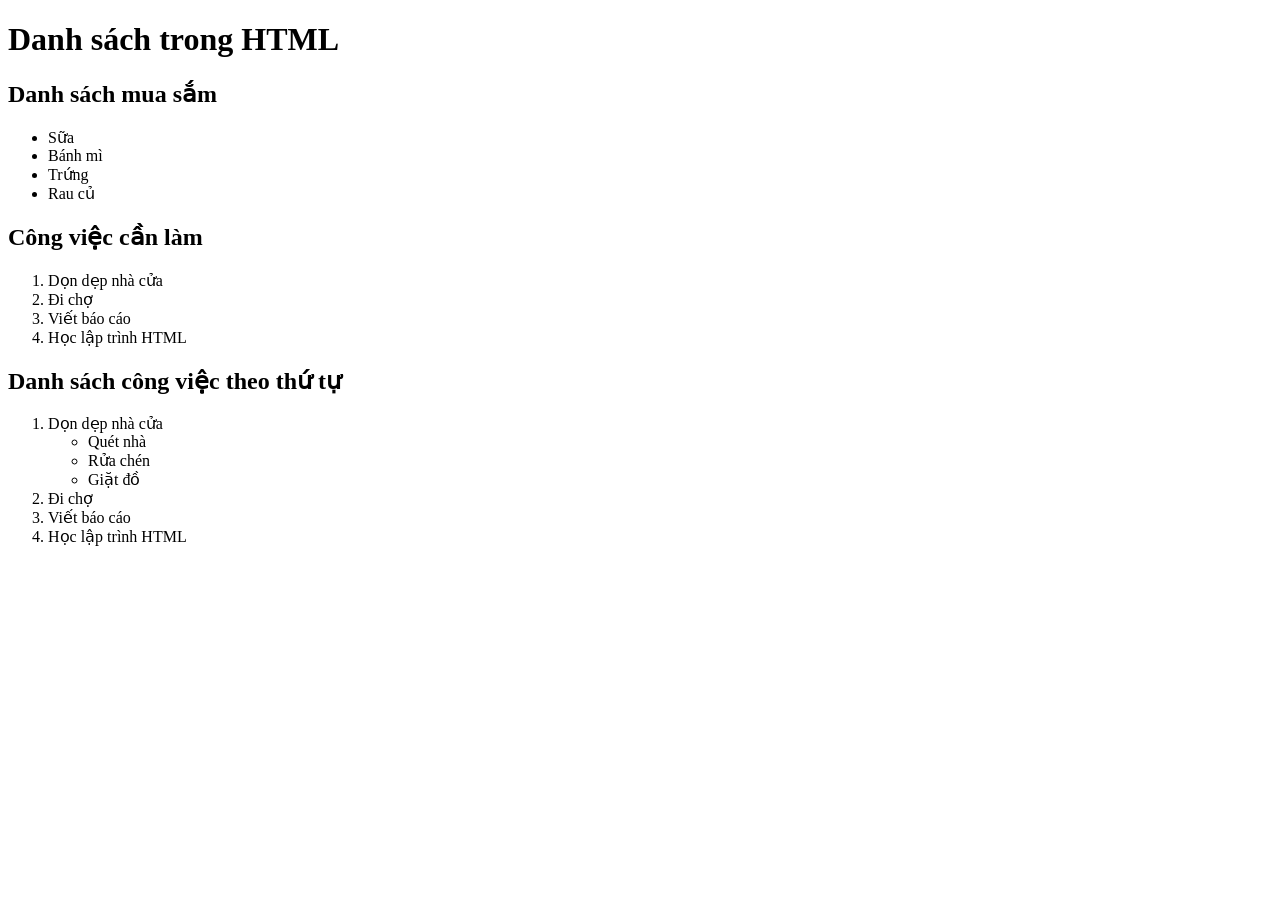
<file: bai2/index.html>
<!DOCTYPE html>
<html>
    <head>
        <meta charset="utf-8">
        <title>Danh sách trong HTML</title>
    </head>
    <body>
        <h1>Danh sách trong HTML</h1>

        <h2>Danh sách mua sắm</h2>
        <ul>
            <li>Sữa</li>
            <li>Bánh mì</li>
            <li>Trứng</li>
            <li>Rau củ</li>
        </ul>

        <h2>Công việc cần làm</h2>
        <ol>
            <li>Dọn dẹp nhà cửa</li>
            <li>Đi chợ</li>
            <li>Viết báo cáo</li>
            <li>Học lập trình HTML</li>
        </ol>

        <h2>Danh sách công việc theo thứ tự</h2>
        <ol>
            <li>Dọn dẹp nhà cửa
                <ul>
                    <li>Quét nhà</li>
                    <li>Rửa chén</li>
                    <li>Giặt đồ</li>
                </ul>
            </li>
            <li>Đi chợ</li>
            <li>Viết báo cáo</li>
            <li>Học lập trình HTML</li>
        </ol>
    </body>
</html>
</file>
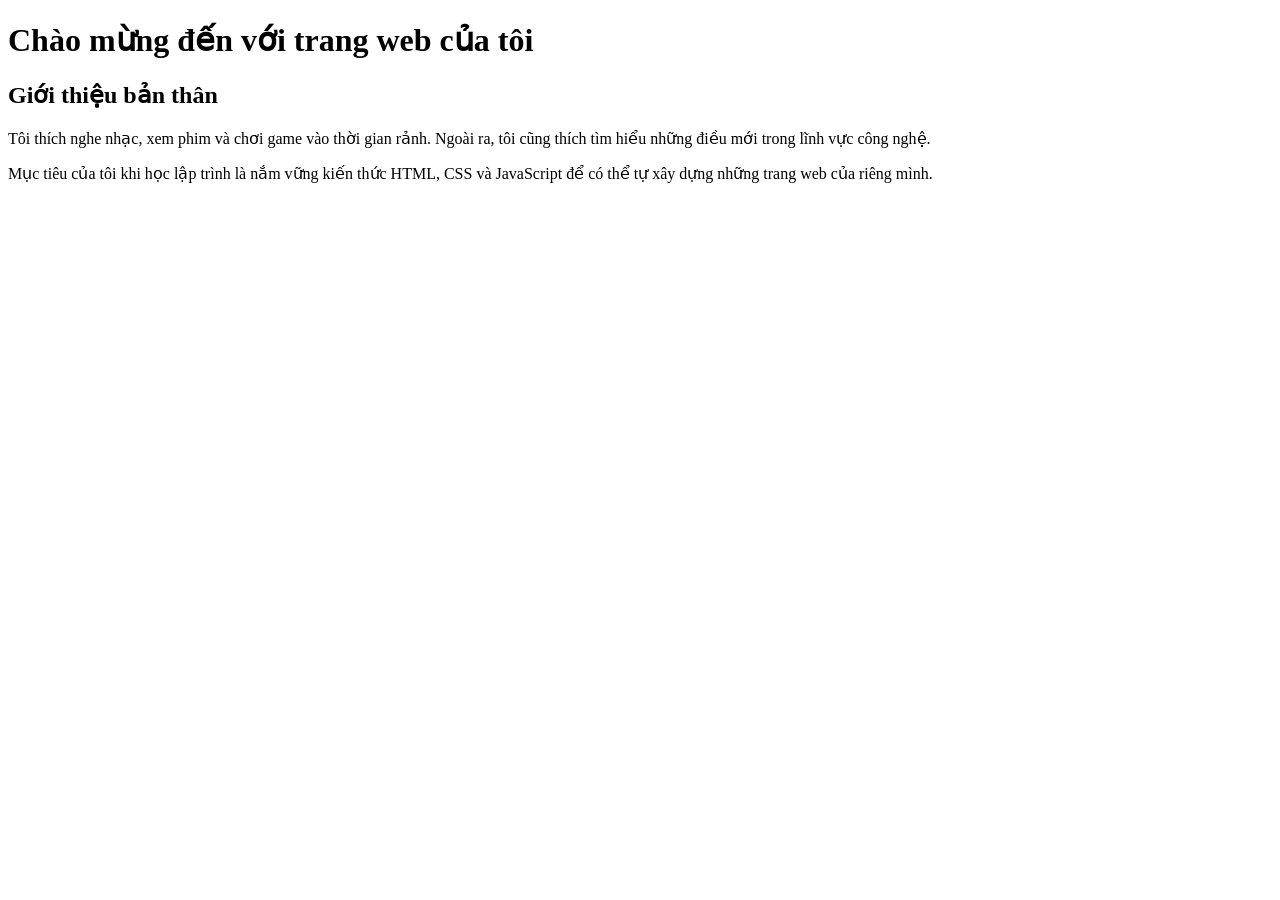
<file: bai3/index.html>
<!DOCTYPE html>
<html>
<head>
    <meta charset="utf-8">
    <title>Giới thiệu bản thân</title>
</head>

<body>
    <h1>Chào mừng đến với trang web của tôi</h1>

    <h2>Giới thiệu bản thân</h2>

    <p>
        Tôi thích nghe nhạc, xem phim và chơi game vào thời gian rảnh.
        Ngoài ra, tôi cũng thích tìm hiểu những điều mới trong lĩnh vực công nghệ.
    </p>

    <p>
        Mục tiêu của tôi khi học lập trình là nắm vững kiến thức HTML,
        CSS và JavaScript để có thể tự xây dựng những trang web của riêng mình.
    </p>
</body>
</html>
</file>
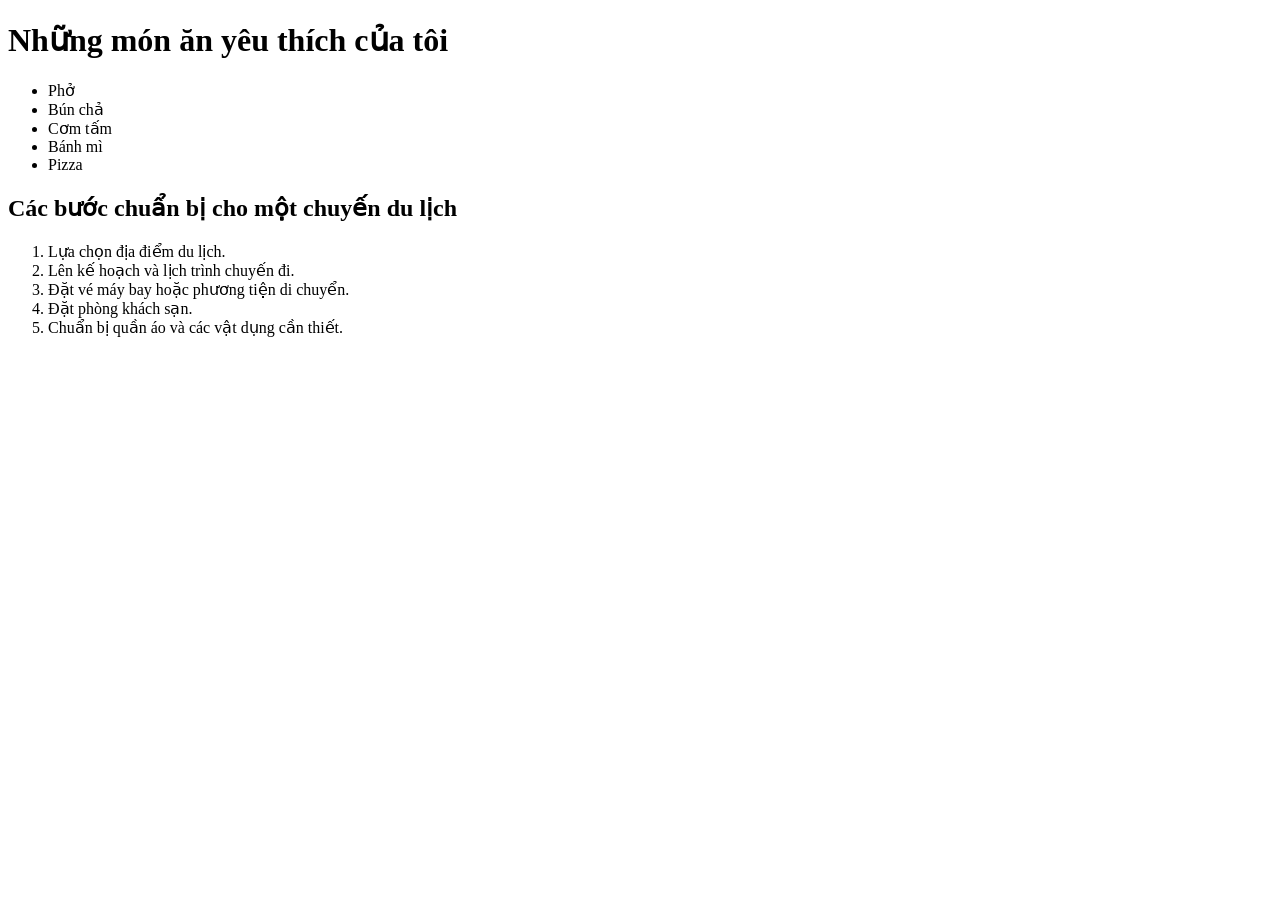
<file: bai4/index.html>
<!DOCTYPE html>
<html>
<head>
    <meta charset="utf-8">
    <title>Những món ăn yêu thích của tôi</title>
</head>

<body>
    <h1>Những món ăn yêu thích của tôi</h1>

    <ul>
        <li>Phở</li>
        <li>Bún chả</li>
        <li>Cơm tấm</li>
        <li>Bánh mì</li>
        <li>Pizza</li>
    </ul>

    <h2>Các bước chuẩn bị cho một chuyến du lịch</h2>

    <ol>
        <li>Lựa chọn địa điểm du lịch.</li>
        <li>Lên kế hoạch và lịch trình chuyến đi.</li>
        <li>Đặt vé máy bay hoặc phương tiện di chuyển.</li>
        <li>Đặt phòng khách sạn.</li>
        <li>Chuẩn bị quần áo và các vật dụng cần thiết.</li>
    </ol>
</body>
</html>
</file>
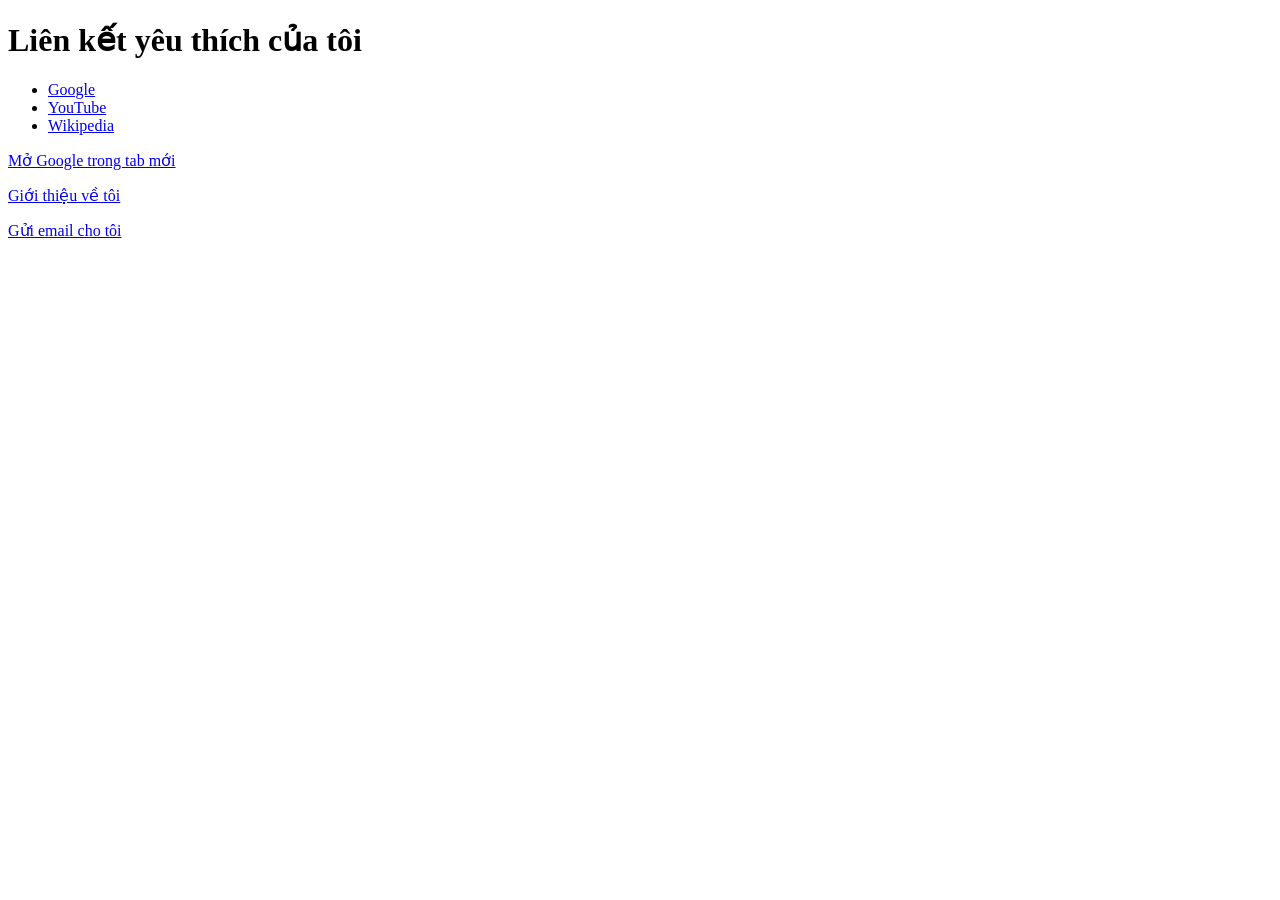
<file: bai5/index.html>
<!DOCTYPE html>
<html>
<head>
    <meta charset="utf-8">
    <title>Liên kết yêu thích của tôi</title>
</head>

<body>
    <h1>Liên kết yêu thích của tôi</h1>

    <ul>
        <li><a href="https://www.google.com">Google</a></li>
        <li><a href="https://www.youtube.com">YouTube</a></li>
        <li><a href="https://www.wikipedia.org">Wikipedia</a></li>
    </ul>

    <p>
        <a href="https://www.google.com" target="_blank">
            Mở Google trong tab mới
        </a>
    </p>

    <p>
        <a href="about.html">Giới thiệu về tôi</a>
    </p>

    <p>
        <a href="dtc245200308@ictu.edu.vn">Gửi email cho tôi</a>
    </p>
</body>
</html>
</file>
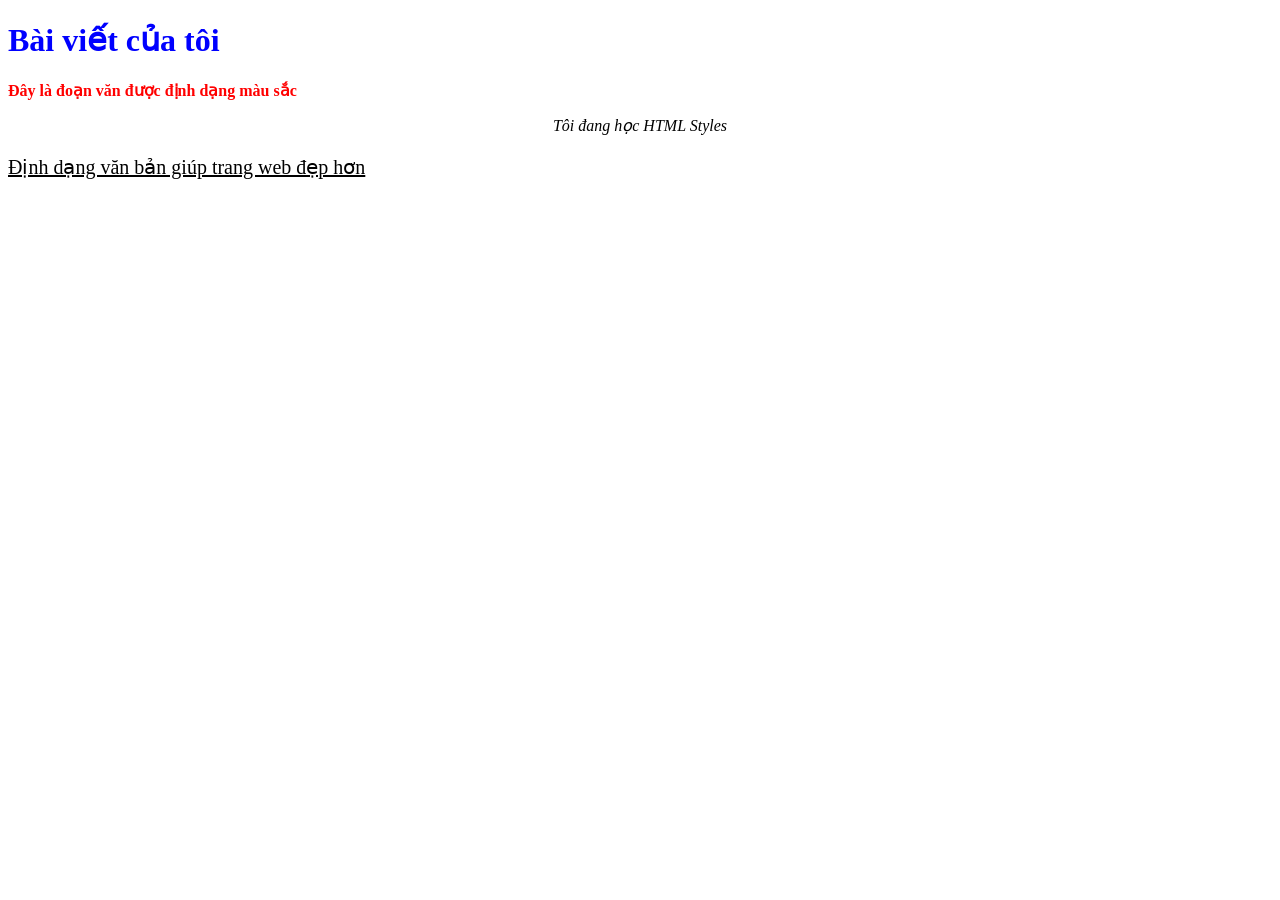
<file: bai6/index.html>
<!DOCTYPE html>
<html>
<head>
    <meta charset="utf-8">
    <title>Định dạng văn bản với HTML Styles</title>
</head>

<body>
    <h1 style="color: blue;">Bài viết của tôi</h1>

    <p style="color: red; font-weight: bold;">
        Đây là đoạn văn được định dạng màu sắc
    </p>

    <p style="font-style: italic; text-align: center;">
        Tôi đang học HTML Styles
    </p>

    <p style="font-size: 20px; text-decoration: underline;">
        Định dạng văn bản giúp trang web đẹp hơn
    </p>
</body>
</html>
</file>
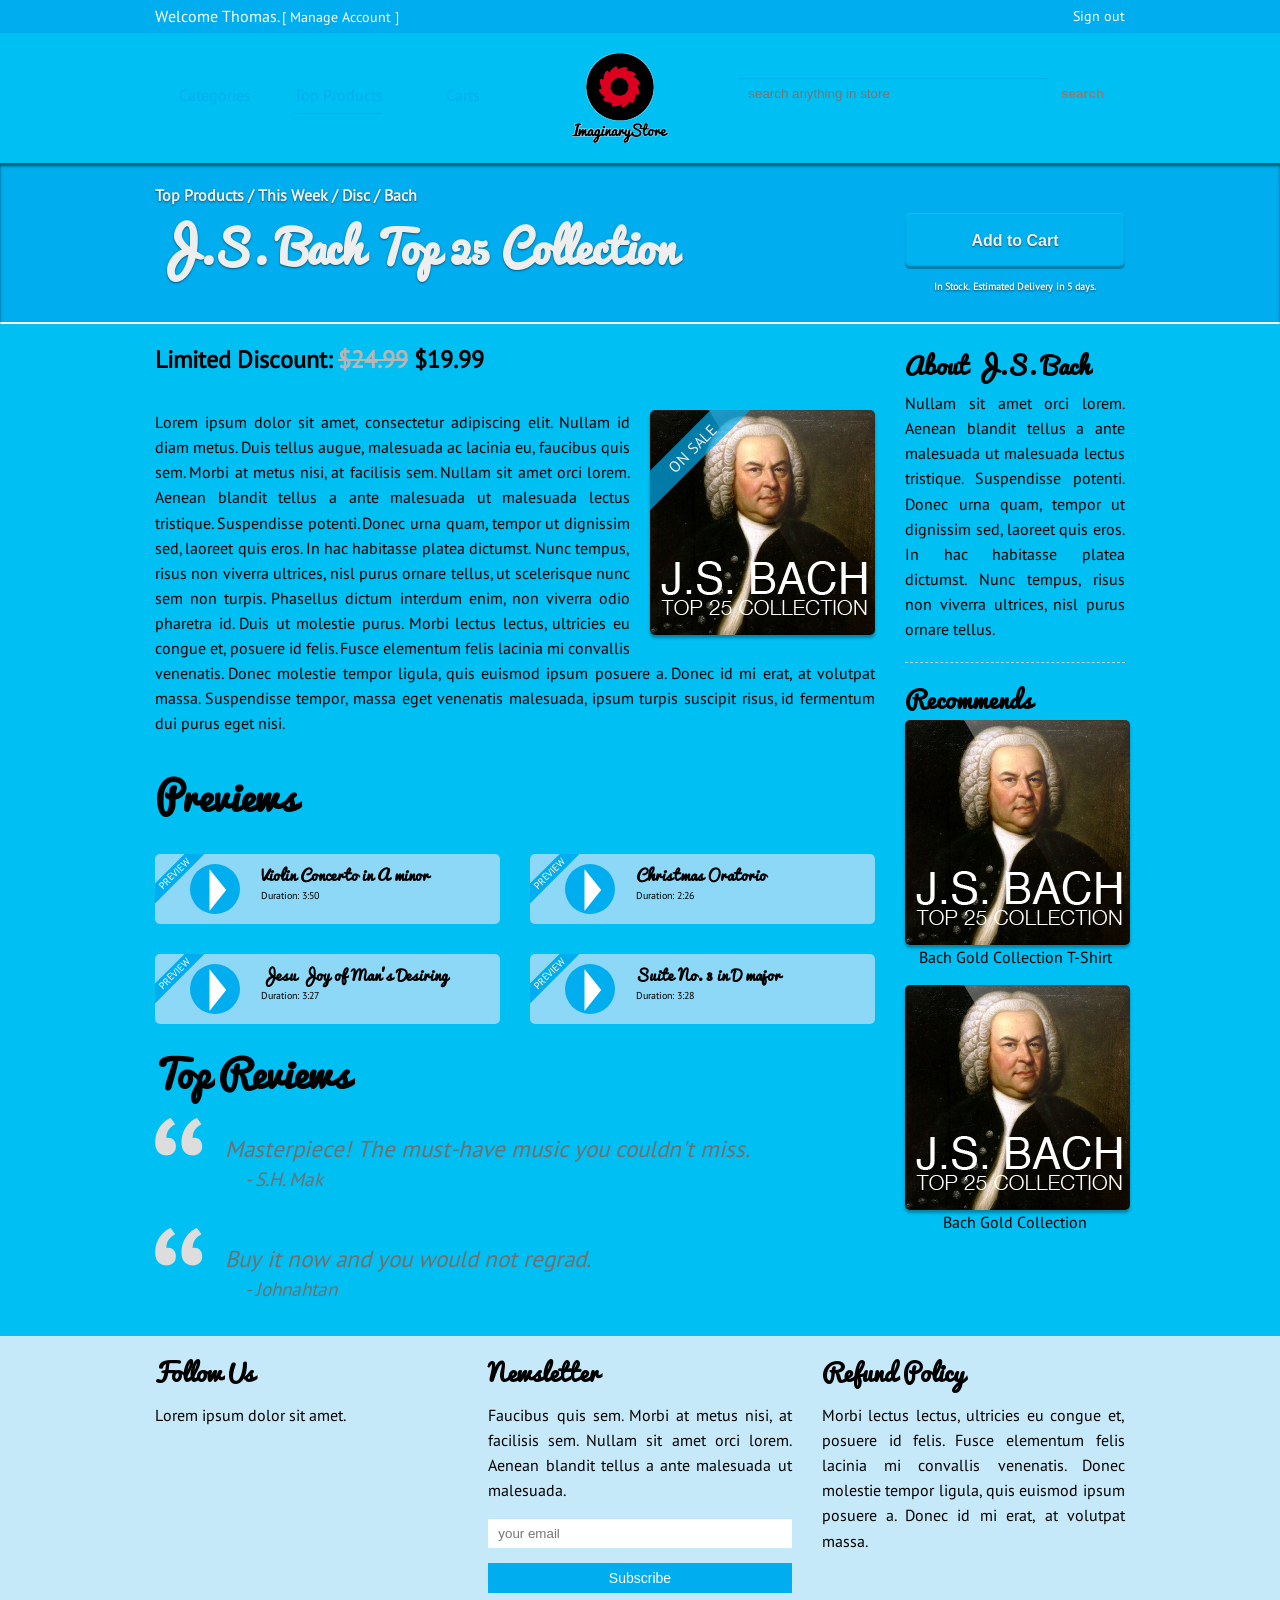
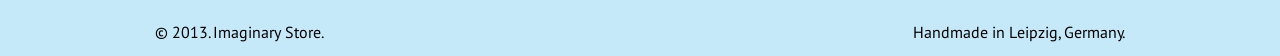
<file: bai8/index.html>
<!doctype html>
<html>
<head>
<meta charset="utf-8">
<meta name="viewport" content="width=device-width, initial-scale=1" />
<title>Imaginary Store</title>
<link href="style.css" rel="stylesheet" type="text/css" />
</head>

<body>
<header id="top">
	<div class="fix-size">
    	<p class="c9 left">
        	Welcome Thomas. <a href="">[ Manage Account ]</a>
        </p>
        <p class="c3 left">
        	<a href="#main-nav" class="hide"><img src="images/nav-btn.png" alt="button" /></a>
            <a href="" class="right">Sign out</a>
        </p>
    </div>
    <div class="clear"></div>
</header><!-- header -->

<nav>
	<div class="fix-size">
    	<ul class="c5 left show">
        	<li><a href="">Categories</a></li>
            <li><a href="">Top Products</a></li>
            <li><a href="">Carts</a></li>
        </ul>
        <a href="" class="c2 left c">
        	<img src="images/logo.png" alt="logo" />
        </a>
        <form action="#" class="c5 left show">
        	<input type="search" placeholder="search anything in store" required />
            <input type="submit" value="search" />
        </form>
    </div>
    <div class="clear"></div>
</nav><!-- nav -->

<section id="banner">
	<div class="fix-size">
    	<section class="c9 left c">
        	<p>Top Products / This Week / Disc / Bach</p>
            <h1>J.S. Bach Top 25 Collection</h1>
        </section>
        <aside class="c3 left c">
        	<button>Add to Cart</button>
            <p>In Stock. Estimated Delivery in 5 days.</p>
        </aside>
    </div>
    <div class="clear"></div>
</section><!-- banner -->

<section id="main">
	<div class="fix-size">
    	<section class="c9 left c">
        	<h3>Limited Discount: <del>$24.99</del> $19.99</h3>            
            <div class="trans right">
                <div class="cover">
                    <div class="face">
                        <p class="on-sale">ON SALE</p>
                    </div>
                    <div class="face back">
                        <b>J.S. Bach - Top 25 Collection</b>
                        <ol>
                            <li>Violin Concerto in A minor</li>
                            <li>Christmas Oratorio</li>
                            <li>Jesu Joy of Man's Desiring</li>
                            <li>Suite No. 3 in D major</li>
                            <!-- text -->
                        </ol>
                    </div>
                </div>
            </div><!-- trans -->
            
            <p>
            	Lorem ipsum dolor sit amet, consectetur adipiscing elit. Nullam id diam metus. Duis tellus augue, malesuada ac lacinia eu, faucibus quis sem. Morbi at metus nisi, at facilisis sem. Nullam sit amet orci lorem. Aenean blandit tellus a ante malesuada ut malesuada lectus tristique. Suspendisse potenti. Donec urna quam, tempor ut dignissim sed, laoreet quis eros. In hac habitasse platea dictumst. Nunc tempus, risus non viverra ultrices, nisl purus ornare tellus, ut scelerisque nunc sem non turpis. Phasellus dictum interdum enim, non viverra odio pharetra id. Duis ut molestie purus. Morbi lectus lectus, ultricies eu congue et, posuere id felis. Fusce elementum felis lacinia mi convallis venenatis. Donec molestie tempor ligula, quis euismod ipsum posuere a. Donec id mi erat, at volutpat massa. Suspendisse tempor, massa eget venenatis malesuada, ipsum turpis suscipit risus, id fermentum dui purus eget nisi.<!-- text -->
            </p>
            
            <h2>Previews</h2>
            <ul class="preview">
            	<li class="left"><a href="">
                	<div class="c3 left">
                    	<p class="title">PREVIEW</p>
                        <div class="circle"><div class="triangle">&#9658;</div></div>
                    </div>
                    <div class="c9 left">
                    	<b>Violin Concerto in A minor</b><!-- text -->
                        <small>Duration: 3:50</small>
                    </div>
                    <div class="clear"></div>
                </a></li><!-- element -->
                
                <li class="right"><a href="">
                	<div class="c3 left">
                    	<p class="title">PREVIEW</p>
                        <div class="circle"><div class="triangle">&#9658;</div></div>
                    </div>
                    <div class="c9 left">
                    	<b>Christmas Oratorio</b><!-- text -->
                        <small>Duration: 2:26</small>
                    </div>
                    <div class="clear"></div>
                </a></li><!-- element -->
                <li class="clear"></li>
                
                <li class="left"><a href="">
                	<div class="c3 left">
                    	<p class="title">PREVIEW</p>
                        <div class="circle"><div class="triangle">&#9658;</div></div>
                    </div>
                    <div class="c9 left">
                    	<b>Jesu Joy of Man's Desiring</b><!-- text -->
                        <small>Duration: 3:27</small>
                    </div>
                    <div class="clear"></div>
                </a></li><!-- element -->
                
                <li class="right"><a href="">
                	<div class="c3 left">
                    	<p class="title">PREVIEW</p>
                        <div class="circle"><div class="triangle">&#9658;</div></div>
                    </div>
                    <div class="c9 left">
                    	<b>Suite No. 3 in D major</b><!-- text -->
                        <small>Duration: 3:28</small>
                    </div>
                    <div class="clear"></div>
                </a></li><!-- element -->
            </ul>
            <div class="clear"></div>
            
            <h2>Top Reviews</h2>
            <blockquote>
            	<div class="quote">&ldquo;</div>
                <p>
                	Masterpiece! The must-have music you couldn't miss.<small>- S.H. Mak</small>
                </p>
            </blockquote>
            
            <blockquote>
            	<div class="quote">&ldquo;</div>
                <p>
                	Buy it now and you would not regrad. <small>- Johnahtan</small>
                </p>
            </blockquote>
        </section>
        <aside class="c3 left c">
        	<h3>About J.S. Bach</h3>
            <p class="about">
            	Nullam sit amet orci lorem. Aenean blandit tellus a ante malesuada ut malesuada lectus tristique. Suspendisse potenti. Donec urna quam, tempor ut dignissim sed, laoreet quis eros. In hac habitasse platea dictumst. Nunc tempus, risus non viverra ultrices, nisl purus ornare tellus.
            </p>
            
            <h3>Recommends</h3>
            <div class="aside-cover">
            	<div class="trans">
                	<div class="cover">
                    	<div class="face">
                        </div>
                        <div class="face back">
                        	<b>J.S. Bach - Top 25 Collection</b>
                            <ol>
                            	<li>Violin Concerto in A minor</li>
                                <li>Christmas Oratorio</li>
                                <li>Jesu Joy of Man's Desiring</li>
                                <li>Suite No. 3 in D major</li>
                            	<!-- text -->
                            </ol>
                            <button>Go to Album</button>
                        </div>
                    </div>
                </div><!-- trans -->
            	<p>Bach Gold Collection T-Shirt</p>
            </div><!-- aside cover -->
            
            <div class="aside-cover">
            	<div class="trans">
                	<div class="cover">
                    	<div class="face">
                        </div>
                        <div class="face back">
                        	<b>J.S. Bach - Top 25 Collection</b>
                            <ol>
                            	<li>Violin Concerto in A minor</li>
                                <li>Christmas Oratorio</li>
                                <li>Jesu Joy of Man's Desiring</li>
                                <li>Suite No. 3 in D major</li>
                            	<!-- text -->
                            </ol>
                            <button>Go to Album</button>
                        </div>
                    </div>
                </div><!-- trans -->
                <p>Bach Gold Collection</p>
            </div><!-- aside cover -->
        </aside>
    </div>
    <div class="clear"></div>
    
    <nav id="main-nav" class="c12 c hide">
    	<ul>
        	<li><a href="#top"><span class="arrow"></span>Back to Top</a></li>
            <li><a href="">Categories</a></li>
            <li><a href="">Top Products</a></li>
            <li><a href="">Carts</a></li>
            <li><a href="">Your Account</a></li>
        </ul>
        <form action="#">
        	<input type="search" placeholder="search in store" required />
            <input type="submit" value="go" />
        </form>
    </nav><!-- main nav -->
    <div class="clear"></div>
</section><!-- main -->

<section id="info">
	<div class="fix-size">
    	<div class="c4 left c">
        	<h3>Follow Us</h3>
            <p>
            	Lorem ipsum dolor sit amet.
            </p>
        </div>
        <div class="c4 left c">
        	<h3>Newsletter</h3>
            <p>
            	Faucibus quis sem. Morbi at metus nisi, at facilisis sem. Nullam sit amet orci lorem. Aenean blandit tellus a ante malesuada ut malesuada.
            </p>
            <form action="#">
            	<input type="email" placeholder="your email" required />
                <input type="submit" value="Subscribe" />
            </form>
        </div>
        <div class="c4 left c">
        	<h3>Refund Policy</h3>
        	<p>
            	Morbi lectus lectus, ultricies eu congue et, posuere id felis. Fusce elementum felis lacinia mi convallis venenatis. Donec molestie tempor ligula, quis euismod ipsum posuere a. Donec id mi erat, at volutpat massa.
            </p>
        </div>
    </div>
    <div class="clear"></div>
</section><!-- info -->

<footer>
	<div class="fix-size">
    	<div class="c12 c">
        	<span>&copy; 2013. Imaginary Store.</span>
            <span class="right">Handmade in Leipzig, Germany.</span>
        </div>
    </div>
    <div class="clear"></div>
</footer><!-- footer -->
</body>
</html>
</file>
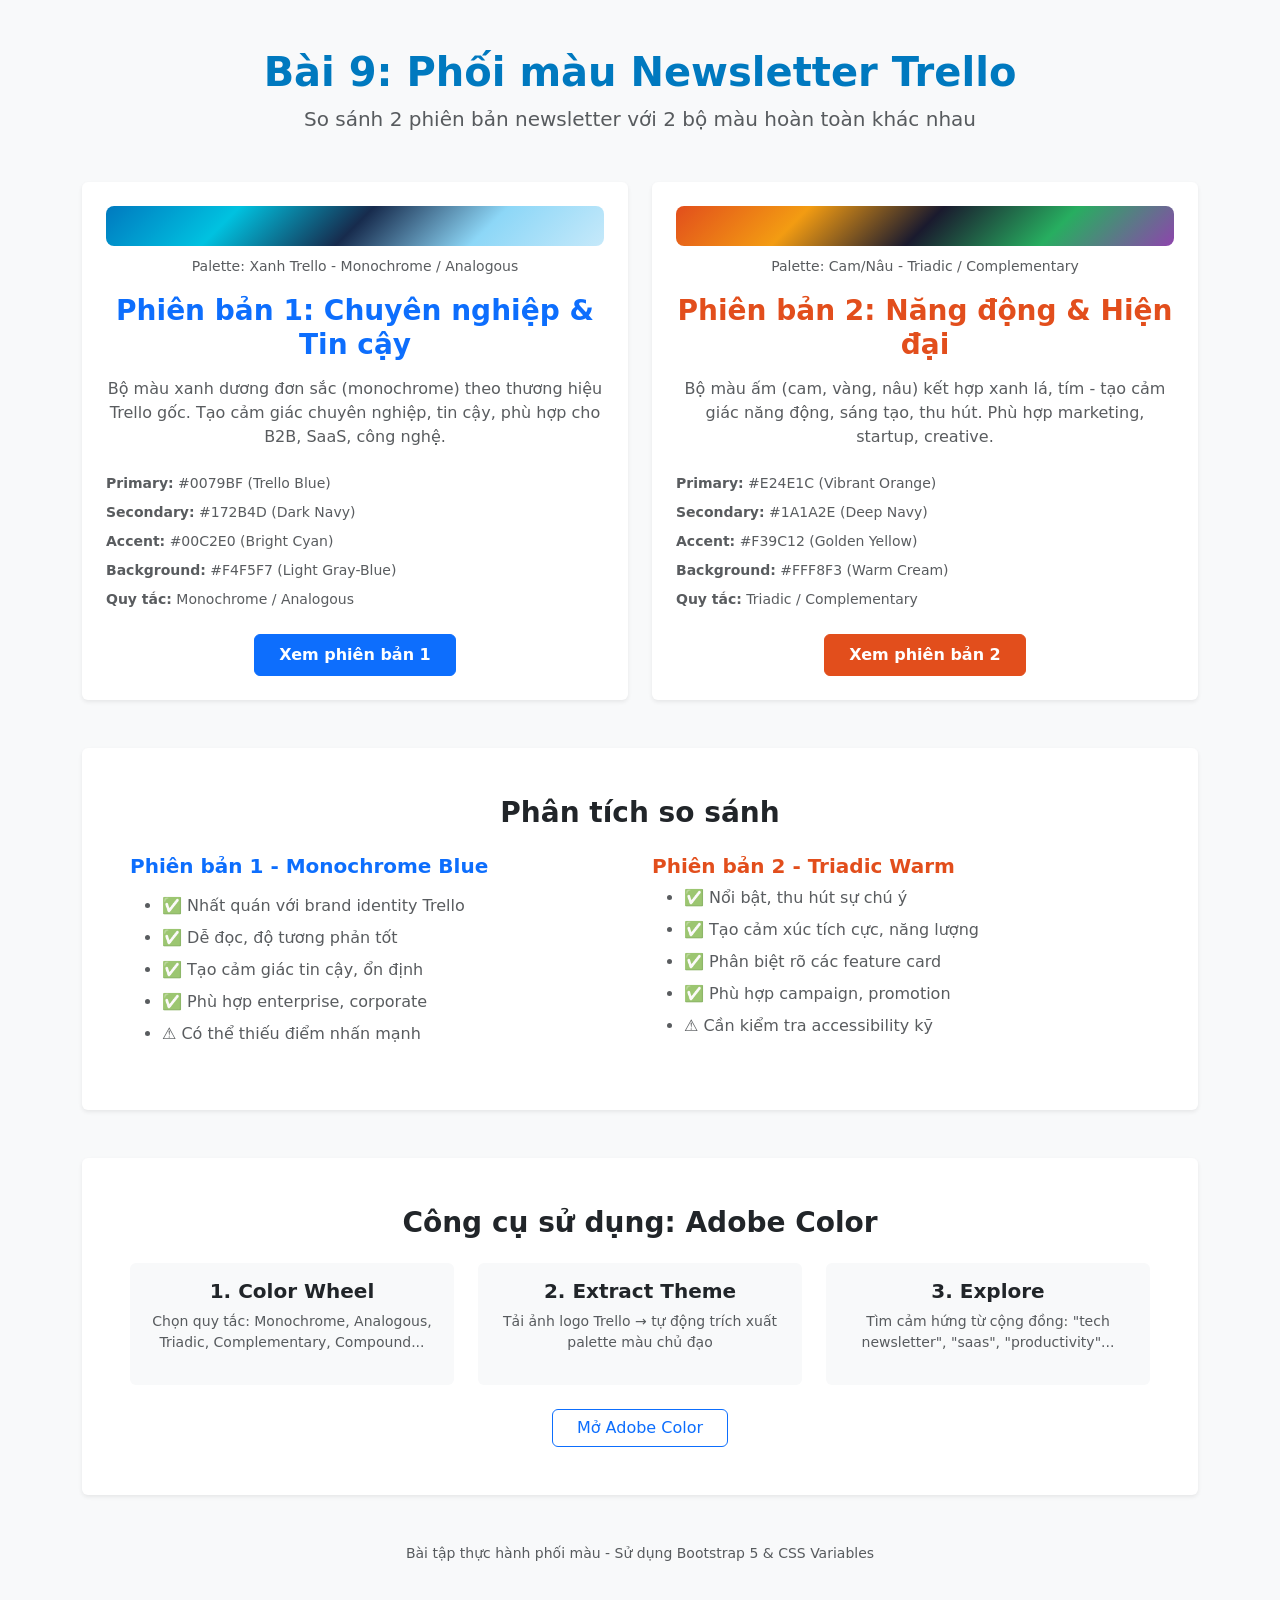
<file: bai9/index.html>
<!DOCTYPE html>
<html lang="vi">
<head>
    <meta charset="UTF-8">
    <meta name="viewport" content="width=device-width, initial-scale=1.0">
    <title>Bài 9 - Phối màu Newsletter Trello</title>
    <link href="https://cdn.jsdelivr.net/npm/bootstrap@5.3.3/dist/css/bootstrap.min.css" rel="stylesheet">
    <style>
        :root {
            --primary: #0079BF;
            --accent: #E24E1C;
        }
        .version-card {
            transition: transform 0.2s, box-shadow 0.2s;
        }
        .version-card:hover {
            transform: translateY(-4px);
            box-shadow: 0 12px 40px rgba(0,0,0,0.15);
        }
        .color-swatch {
            width: 100%;
            height: 40px;
            border-radius: 8px;
            margin-bottom: 8px;
        }
    </style>
</head>
<body class="bg-light">
    <div class="container py-5">
        <header class="text-center mb-5">
            <h1 class="fw-bold mb-2" style="color: var(--primary);">Bài 9: Phối màu Newsletter Trello</h1>
            <p class="text-muted fs-5">So sánh 2 phiên bản newsletter với 2 bộ màu hoàn toàn khác nhau</p>
        </header>

        <div class="row g-4 mb-5">
            <div class="col-md-6">
                <div class="card version-card h-100 border-0 shadow-sm">
                    <div class="card-body p-4 text-center">
                        <div class="mb-3">
                            <div class="color-swatch" style="background: linear-gradient(135deg, #0079BF, #00C2E0, #172B4D, #8DD7F7, #C6E9FA);"></div>
                            <small class="text-muted">Palette: Xanh Trello - Monochrome / Analogous</small>
                        </div>
                        <h3 class="fw-bold mb-3 text-primary">Phiên bản 1: Chuyên nghiệp & Tin cậy</h3>
                        <p class="text-muted mb-4">Bộ màu xanh dương đơn sắc (monochrome) theo thương hiệu Trello gốc. Tạo cảm giác chuyên nghiệp, tin cậy, phù hợp cho B2B, SaaS, công nghệ.</p>
                        <ul class="list-unstyled text-start text-muted small mb-4">
                            <li class="mb-2"><strong>Primary:</strong> #0079BF (Trello Blue)</li>
                            <li class="mb-2"><strong>Secondary:</strong> #172B4D (Dark Navy)</li>
                            <li class="mb-2"><strong>Accent:</strong> #00C2E0 (Bright Cyan)</li>
                            <li class="mb-2"><strong>Background:</strong> #F4F5F7 (Light Gray-Blue)</li>
                            <li class="mb-2"><strong>Quy tắc:</strong> Monochrome / Analogous</li>
                        </ul>
                        <a href="newsletter_version1.html" class="btn btn-primary px-4 py-2 fw-semibold" target="_blank">Xem phiên bản 1</a>
                    </div>
                </div>
            </div>

            <div class="col-md-6">
                <div class="card version-card h-100 border-0 shadow-sm">
                    <div class="card-body p-4 text-center">
                        <div class="mb-3">
                            <div class="color-swatch" style="background: linear-gradient(135deg, #E24E1C, #F39C12, #1A1A2E, #27AE60, #8E44AD);"></div>
                            <small class="text-muted">Palette: Cam/Nâu - Triadic / Complementary</small>
                        </div>
                        <h3 class="fw-bold mb-3" style="color: var(--accent);">Phiên bản 2: Năng động & Hiện đại</h3>
                        <p class="text-muted mb-4">Bộ màu ấm (cam, vàng, nâu) kết hợp xanh lá, tím - tạo cảm giác năng động, sáng tạo, thu hút. Phù hợp marketing, startup, creative.</p>
                        <ul class="list-unstyled text-start text-muted small mb-4">
                            <li class="mb-2"><strong>Primary:</strong> #E24E1C (Vibrant Orange)</li>
                            <li class="mb-2"><strong>Secondary:</strong> #1A1A2E (Deep Navy)</li>
                            <li class="mb-2"><strong>Accent:</strong> #F39C12 (Golden Yellow)</li>
                            <li class="mb-2"><strong>Background:</strong> #FFF8F3 (Warm Cream)</li>
                            <li class="mb-2"><strong>Quy tắc:</strong> Triadic / Complementary</li>
                        </ul>
                        <a href="newsletter_version2.html" class="btn px-4 py-2 fw-semibold" style="background: var(--accent); border-color: var(--accent); color: white;" target="_blank">Xem phiên bản 2</a>
                    </div>
                </div>
            </div>
        </div>

        <section class="card border-0 shadow-sm mb-5">
            <div class="card-body p-4 p-md-5">
                <h3 class="fw-bold mb-4 text-center">Phân tích so sánh</h3>
                <div class="row g-4">
                    <div class="col-md-6">
                        <h5 class="fw-bold text-primary mb-3">Phiên bản 1 - Monochrome Blue</h5>
                        <ul class="text-muted">
                            <li class="mb-2">✅ Nhất quán với brand identity Trello</li>
                            <li class="mb-2">✅ Dễ đọc, độ tương phản tốt</li>
                            <li class="mb-2">✅ Tạo cảm giác tin cậy, ổn định</li>
                            <li class="mb-2">✅ Phù hợp enterprise, corporate</li>
                            <li class="mb-2">⚠️ Có thể thiếu điểm nhấn mạnh</li>
                        </ul>
                    </div>
                    <div class="col-md-6">
                        <h5 class="fw-bold" style="color: var(--accent);">Phiên bản 2 - Triadic Warm</h5>
                        <ul class="text-muted">
                            <li class="mb-2">✅ Nổi bật, thu hút sự chú ý</li>
                            <li class="mb-2">✅ Tạo cảm xúc tích cực, năng lượng</li>
                            <li class="mb-2">✅ Phân biệt rõ các feature card</li>
                            <li class="mb-2">✅ Phù hợp campaign, promotion</li>
                            <li class="mb-2">⚠️ Cần kiểm tra accessibility kỹ</li>
                        </ul>
                    </div>
                </div>
            </div>
        </section>

        <section class="card border-0 shadow-sm">
            <div class="card-body p-4 p-md-5">
                <h3 class="fw-bold mb-4 text-center">Công cụ sử dụng: Adobe Color</h3>
                <div class="row g-4 text-center">
                    <div class="col-md-4">
                        <div class="p-3 bg-light rounded">
                            <h5 class="fw-bold mb-2">1. Color Wheel</h5>
                            <p class="text-muted small">Chọn quy tắc: Monochrome, Analogous, Triadic, Complementary, Compound...</p>
                        </div>
                    </div>
                    <div class="col-md-4">
                        <div class="p-3 bg-light rounded">
                            <h5 class="fw-bold mb-2">2. Extract Theme</h5>
                            <p class="text-muted small">Tải ảnh logo Trello → tự động trích xuất palette màu chủ đạo</p>
                        </div>
                    </div>
                    <div class="col-md-4">
                        <div class="p-3 bg-light rounded">
                            <h5 class="fw-bold mb-2">3. Explore</h5>
                            <p class="text-muted small">Tìm cảm hứng từ cộng đồng: "tech newsletter", "saas", "productivity"...</p>
                        </div>
                    </div>
                </div>
                <div class="text-center mt-4">
                    <a href="https://color.adobe.com/" target="_blank" class="btn btn-outline-primary px-4">Mở Adobe Color</a>
                </div>
            </div>
        </section>

        <footer class="text-center mt-5 text-muted small">
            <p>Bài tập thực hành phối màu - Sử dụng Bootstrap 5 & CSS Variables</p>
        </footer>
    </div>
    <script src="https://cdn.jsdelivr.net/npm/bootstrap@5.3.3/dist/js/bootstrap.bundle.min.js"></script>
</body>
</html>
</file>
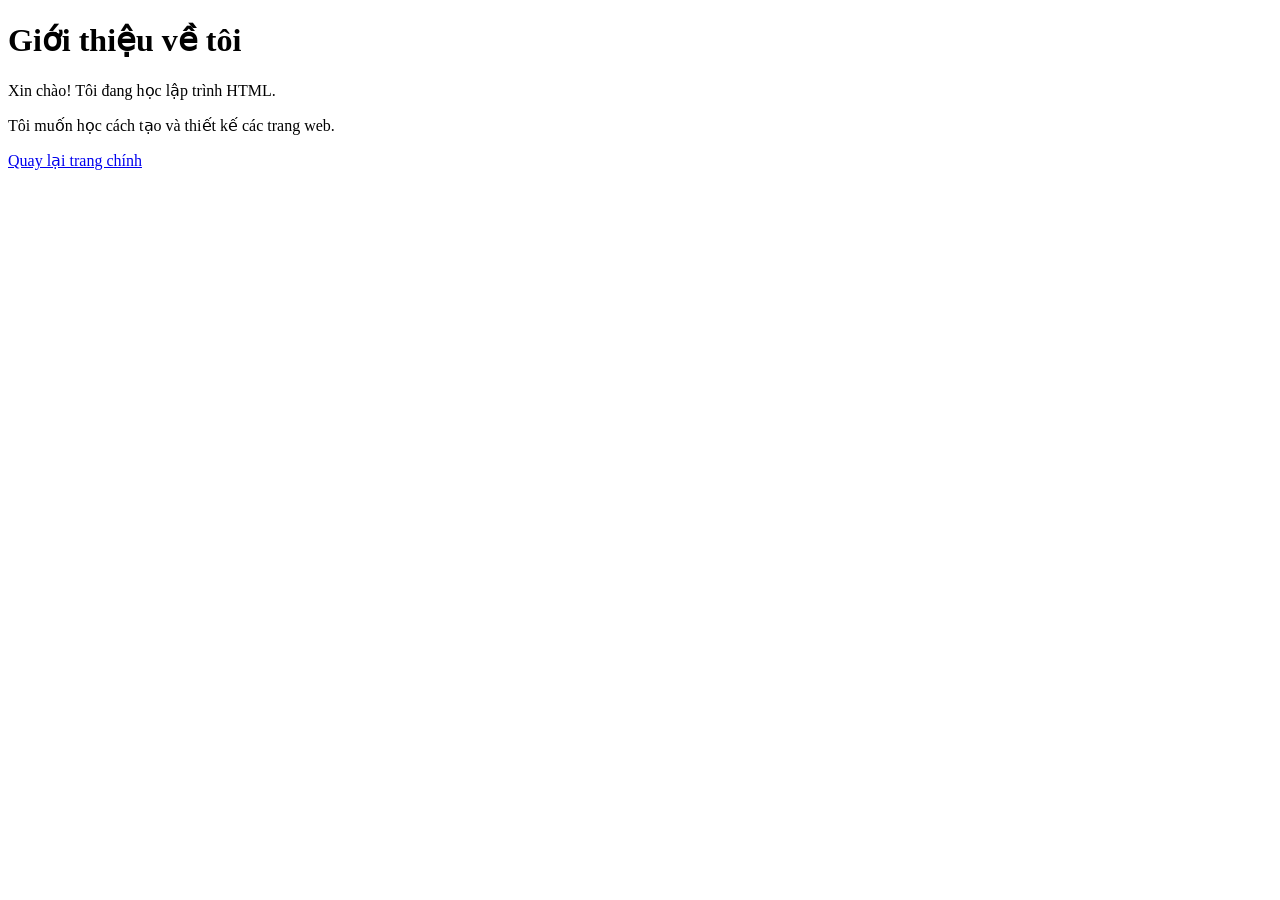
<file: bai5/about.html>
<!DOCTYPE html>
<html>
<head>
    <meta charset="utf-8">
    <title>Giới thiệu</title>
</head>

<body>
    <h1>Giới thiệu về tôi</h1>

    <p>Xin chào! Tôi đang học lập trình HTML.</p>

    <p>Tôi muốn học cách tạo và thiết kế các trang web.</p>

    <a href="index.html">Quay lại trang chính</a>
</body>
</html>
</file>
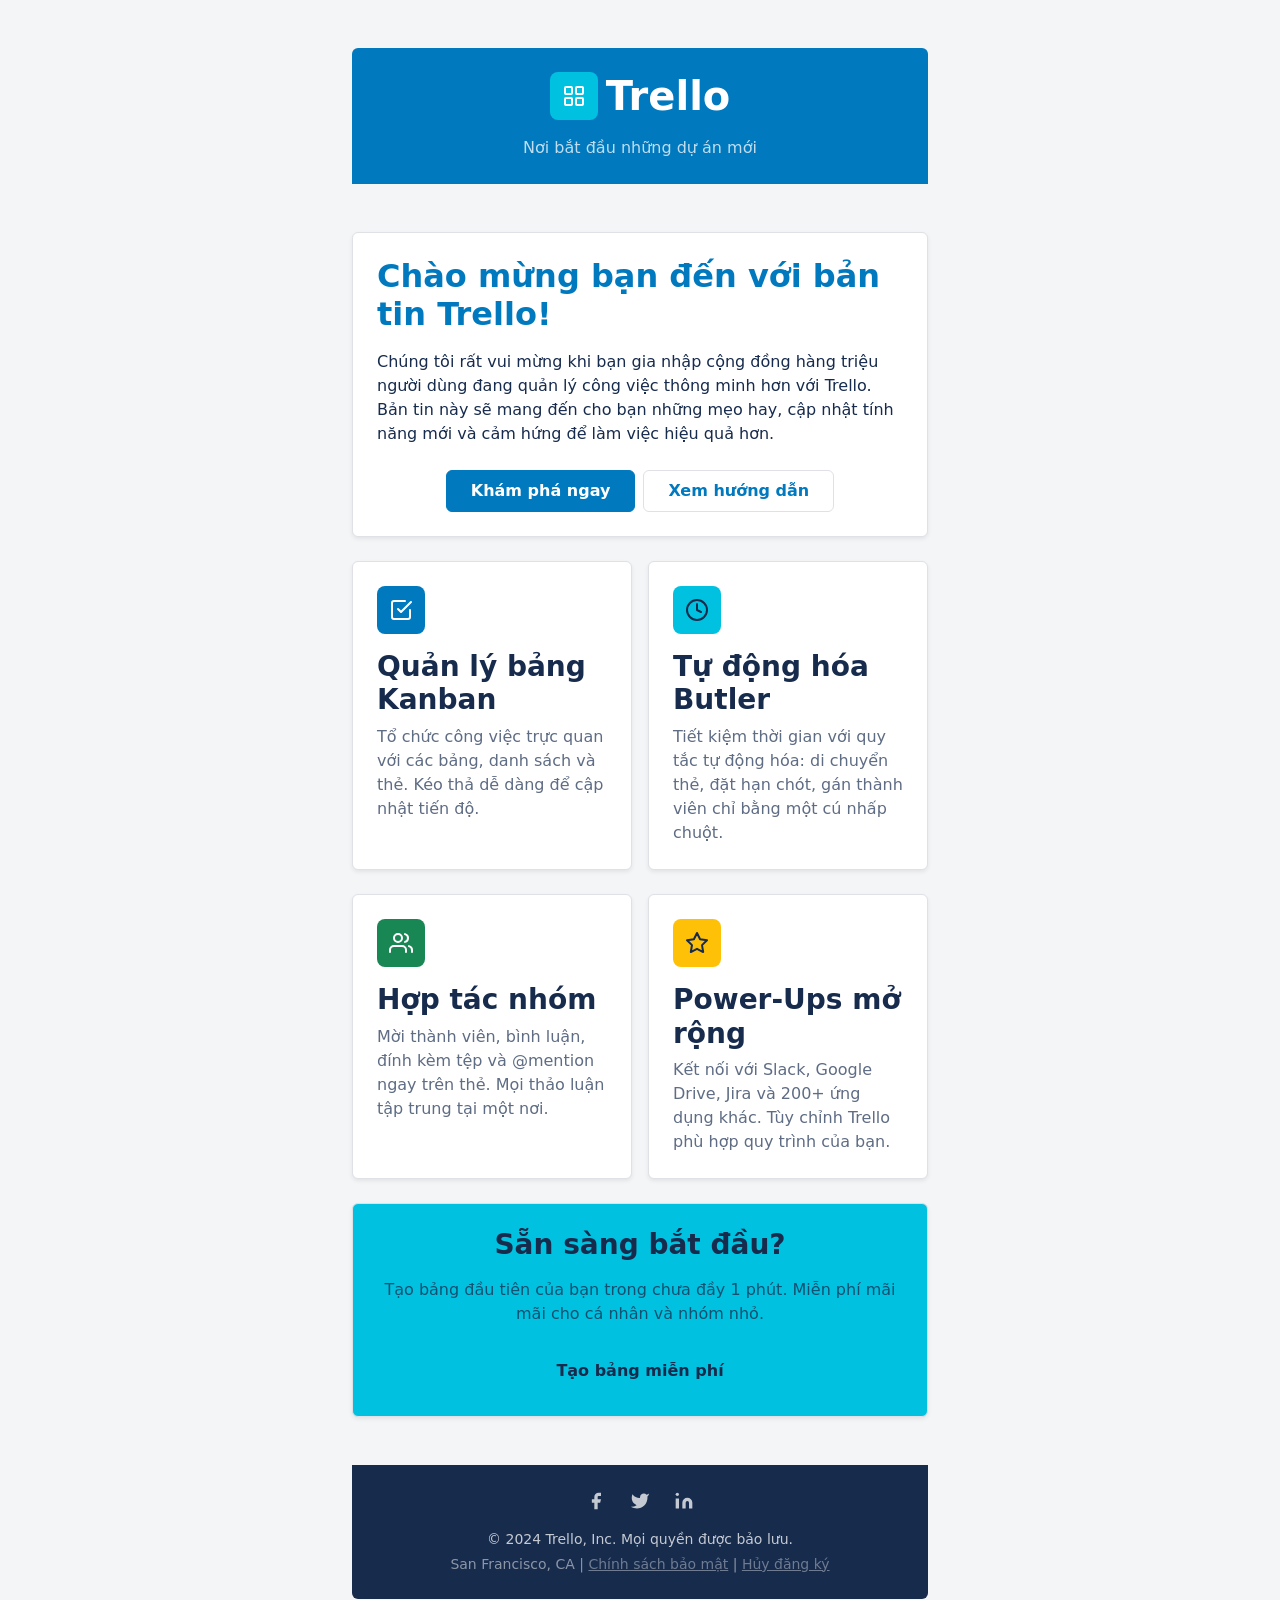
<file: bai9/newsletter_version1.html>
<!DOCTYPE html>
<html lang="vi">
<head>
    <meta charset="UTF-8">
    <meta name="viewport" content="width=device-width, initial-scale=1.0">
    <title>Newsletter Trello - Phiên bản 1</title>
    <link href="https://cdn.jsdelivr.net/npm/bootstrap@5.3.3/dist/css/bootstrap.min.css" rel="stylesheet">
    <style>
        :root {
            --primary-color: #0079BF;
            --primary-dark: #005A8B;
            --secondary-color: #172B4D;
            --accent-color: #00C2E0;
            --text-color: #172B4D;
            --text-light: #5E6C84;
            --light-bg-color: #F4F5F7;
            --card-bg: #FFFFFF;
            --border-color: #DFE1E6;
            --success-color: #00875A;
            --warning-color: #FF991F;
        }

        .primary-bg { background-color: var(--primary-color); }
        .primary-dark-bg { background-color: var(--primary-dark); }
        .secondary-bg { background-color: var(--secondary-color); }
        .accent-bg { background-color: var(--accent-color); }
        .light-bg { background-color: var(--light-bg-color); }
        .card-bg { background-color: var(--card-bg); }

        .text-primary-color { color: var(--primary-color); }
        .text-secondary-color { color: var(--secondary-color); }
        .text-accent-color { color: var(--accent-color); }
        .text-main { color: var(--text-color); }
        .text-muted-custom { color: var(--text-light); }
        .text-white { color: #FFFFFF; }

        .btn-primary-custom {
            background-color: var(--primary-color);
            color: white;
            border-color: var(--primary-color);
        }
        .btn-primary-custom:hover {
            background-color: var(--primary-dark);
            border-color: var(--primary-dark);
        }

        .btn-accent-custom {
            background-color: var(--accent-color);
            color: var(--secondary-color);
            border-color: var(--accent-color);
        }
        .btn-accent-custom:hover {
            background-color: #009BB3;
            border-color: #009BB3;
        }

        .border-custom { border-color: var(--border-color); }

        .newsletter-container {
            max-width: 600px;
            margin: 0 auto;
        }

        .feature-icon {
            width: 48px;
            height: 48px;
            border-radius: 8px;
            display: flex;
            align-items: center;
            justify-content: center;
            font-size: 24px;
        }
    </style>
</head>
<body class="light-bg">
    <div class="container py-5 newsletter-container">
        <header class="text-center mb-5 p-4 primary-bg text-white rounded-top">
            <div class="d-flex align-items-center justify-content-center mb-3">
                <div class="feature-icon accent-bg me-2">
                    <svg width="24" height="24" viewBox="0 0 24 24" fill="none" stroke="currentColor" stroke-width="2" stroke-linecap="round" stroke-linejoin="round">
                        <rect x="3" y="3" width="7" height="7" rx="1"/>
                        <rect x="14" y="3" width="7" height="7" rx="1"/>
                        <rect x="3" y="14" width="7" height="7" rx="1"/>
                        <rect x="14" y="14" width="7" height="7" rx="1"/>
                    </svg>
                </div>
                <h1 class="mb-0 fw-bold">Trello</h1>
            </div>
            <p class="mb-0 opacity-75">Nơi bắt đầu những dự án mới</p>
        </header>

        <section class="card mb-4 border-custom shadow-sm card-bg">
            <div class="card-body p-4">
                <h2 class="card-title text-primary-color fw-bold mb-3">Chào mừng bạn đến với bản tin Trello!</h2>
                <p class="card-text text-main mb-4">
                    Chúng tôi rất vui mừng khi bạn gia nhập cộng đồng hàng triệu người dùng đang quản lý công việc thông minh hơn với Trello. 
                    Bản tin này sẽ mang đến cho bạn những mẹo hay, cập nhật tính năng mới và cảm hứng để làm việc hiệu quả hơn.
                </p>
                <div class="d-grid gap-2 d-md-flex justify-content-md-center">
                    <a href="#" class="btn btn-primary-custom px-4 py-2 fw-semibold">Khám phá ngay</a>
                    <a href="#" class="btn btn-outline-primary px-4 py-2 fw-semibold border-custom text-primary-color">Xem hướng dẫn</a>
                </div>
            </div>
        </section>

        <section class="row mb-4 g-3">
            <div class="col-md-6">
                <div class="card h-100 border-custom shadow-sm card-bg">
                    <div class="card-body p-4">
                        <div class="feature-icon primary-bg mb-3">
                            <svg width="24" height="24" viewBox="0 0 24 24" fill="none" stroke="currentColor" stroke-width="2" stroke-linecap="round" stroke-linejoin="round" class="text-white">
                                <path d="M9 11l3 3L22 4"/>
                                <path d="M21 12v7a2 2 0 0 1-2 2H5a2 2 0 0 1-2-2V5a2 2 0 0 1 2-2h11"/>
                            </svg>
                        </div>
                        <h3 class="card-title text-secondary-color fw-bold mb-2">Quản lý bảng Kanban</h3>
                        <p class="card-text text-muted-custom mb-0">Tổ chức công việc trực quan với các bảng, danh sách và thẻ. Kéo thả dễ dàng để cập nhật tiến độ.</p>
                    </div>
                </div>
            </div>
            <div class="col-md-6">
                <div class="card h-100 border-custom shadow-sm card-bg">
                    <div class="card-body p-4">
                        <div class="feature-icon accent-bg mb-3">
                            <svg width="24" height="24" viewBox="0 0 24 24" fill="none" stroke="currentColor" stroke-width="2" stroke-linecap="round" stroke-linejoin="round" class="text-secondary-color">
                                <circle cx="12" cy="12" r="10"/>
                                <polyline points="12 6 12 12 16 14"/>
                            </svg>
                        </div>
                        <h3 class="card-title text-secondary-color fw-bold mb-2">Tự động hóa Butler</h3>
                        <p class="card-text text-muted-custom mb-0">Tiết kiệm thời gian với quy tắc tự động hóa: di chuyển thẻ, đặt hạn chót, gán thành viên chỉ bằng một cú nhấp chuột.</p>
                    </div>
                </div>
            </div>
        </section>

        <section class="row mb-4 g-3">
            <div class="col-md-6">
                <div class="card h-100 border-custom shadow-sm card-bg">
                    <div class="card-body p-4">
                        <div class="feature-icon bg-success mb-3" style="background-color: var(--success-color);">
                            <svg width="24" height="24" viewBox="0 0 24 24" fill="none" stroke="currentColor" stroke-width="2" stroke-linecap="round" stroke-linejoin="round" class="text-white">
                                <path d="M17 21v-2a4 4 0 0 0-4-4H5a4 4 0 0 0-4 4v2"/>
                                <circle cx="9" cy="7" r="4"/>
                                <path d="M23 21v-2a4 4 0 0 0-3-3.87"/>
                                <path d="M16 3.13a4 4 0 0 1 0 7.75"/>
                            </svg>
                        </div>
                        <h3 class="card-title text-secondary-color fw-bold mb-2">Hợp tác nhóm</h3>
                        <p class="card-text text-muted-custom mb-0">Mời thành viên, bình luận, đính kèm tệp và @mention ngay trên thẻ. Mọi thảo luận tập trung tại một nơi.</p>
                    </div>
                </div>
            </div>
            <div class="col-md-6">
                <div class="card h-100 border-custom shadow-sm card-bg">
                    <div class="card-body p-4">
                        <div class="feature-icon bg-warning mb-3" style="background-color: var(--warning-color);">
                            <svg width="24" height="24" viewBox="0 0 24 24" fill="none" stroke="currentColor" stroke-width="2" stroke-linecap="round" stroke-linejoin="round" class="text-secondary-color">
                                <polygon points="12 2 15.09 8.26 22 9.27 17 14.14 18.18 21.02 12 17.77 5.82 21.02 7 14.14 2 9.27 8.91 8.26 12 2"/>
                            </svg>
                        </div>
                        <h3 class="card-title text-secondary-color fw-bold mb-2">Power-Ups mở rộng</h3>
                        <p class="card-text text-muted-custom mb-0">Kết nối với Slack, Google Drive, Jira và 200+ ứng dụng khác. Tùy chỉnh Trello phù hợp quy trình của bạn.</p>
                    </div>
                </div>
            </div>
        </section>

        <section class="card mb-4 border-custom shadow-sm accent-bg">
            <div class="card-body p-4 text-center">
                <h3 class="card-title text-secondary-color fw-bold mb-3">Sẵn sàng bắt đầu?</h3>
                <p class="card-text text-secondary-color mb-4 opacity-75">Tạo bảng đầu tiên của bạn trong chưa đầy 1 phút. Miễn phí mãi mãi cho cá nhân và nhóm nhỏ.</p>
                <a href="#" class="btn btn-accent-custom px-5 py-2 fw-semibold">Tạo bảng miễn phí</a>
            </div>
        </section>

        <footer class="text-center mt-5 p-4 secondary-bg text-white rounded-bottom">
            <div class="d-flex justify-content-center gap-4 mb-3">
                <a href="#" class="text-white opacity-75 hover-opacity-100" style="text-decoration: none;">
                    <svg width="20" height="20" viewBox="0 0 24 24" fill="currentColor"><path d="M18 2h-3a5 5 0 0 0-5 5v3H7v4h3v8h4v-8h3l1-4h-4V7a1 1 0 0 1 1-1h3z"/></svg>
                </a>
                <a href="#" class="text-white opacity-75 hover-opacity-100" style="text-decoration: none;">
                    <svg width="20" height="20" viewBox="0 0 24 24" fill="currentColor"><path d="M23 3a10.9 10.9 0 0 1-3.14 1.53 4.48 4.48 0 0 0-7.86 3v1A10.66 10.66 0 0 1 3 4s-4 9 5 13a11.64 11.64 0 0 1-7 2c9 5 20 0 20-11.5a4.5 4.5 0 0 0-.08-.83A7.72 7.72 0 0 0 23 3z"/></svg>
                </a>
                <a href="#" class="text-white opacity-75 hover-opacity-100" style="text-decoration: none;">
                    <svg width="20" height="20" viewBox="0 0 24 24" fill="currentColor"><path d="M16 8a6 6 0 0 1 6 6v7h-4v-7a2 2 0 0 0-2-2 2 2 0 0 0-2 2v7h-4v-7a6 6 0 0 1 6-6z"/><rect x="2" y="9" width="4" height="12"/><circle cx="4" cy="4" r="2"/></svg>
                </a>
            </div>
            <p class="mb-0 opacity-75 small">&copy; 2024 Trello, Inc. Mọi quyền được bảo lưu.</p>
            <p class="mb-0 opacity-50 small mt-1">San Francisco, CA | <a href="#" class="text-white opacity-75" style="text-decoration: underline;">Chính sách bảo mật</a> | <a href="#" class="text-white opacity-75" style="text-decoration: underline;">Hủy đăng ký</a></p>
        </footer>
    </div>
    <script src="https://cdn.jsdelivr.net/npm/bootstrap@5.3.3/dist/js/bootstrap.bundle.min.js"></script>
</body>
</html>
</file>
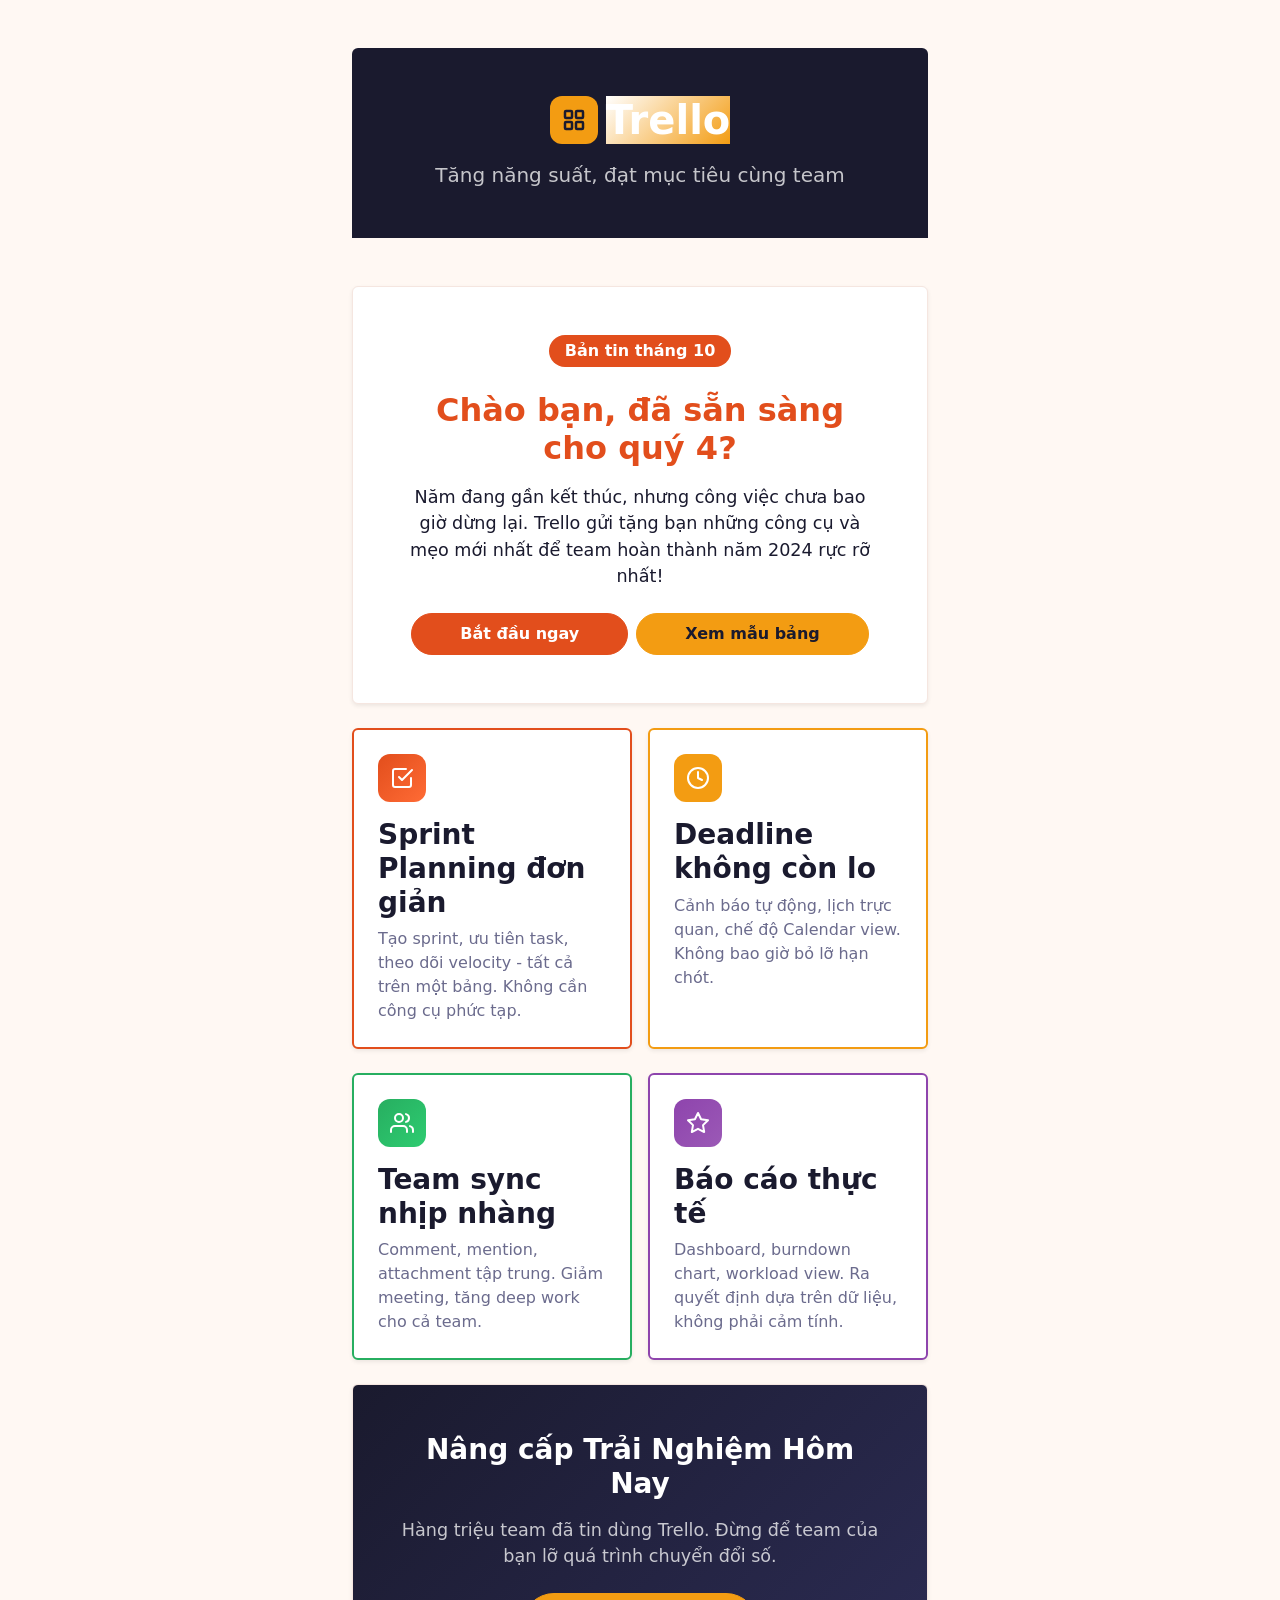
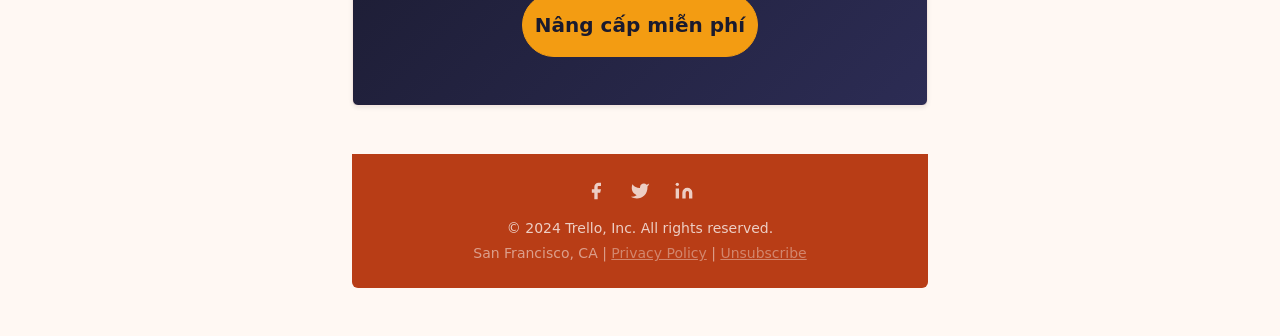
<file: bai9/newsletter_version2.html>
<!DOCTYPE html>
<html lang="vi">
<head>
    <meta charset="UTF-8">
    <meta name="viewport" content="width=device-width, initial-scale=1.0">
    <title>Newsletter Trello - Phiên bản 2</title>
    <link href="https://cdn.jsdelivr.net/npm/bootstrap@5.3.3/dist/css/bootstrap.min.css" rel="stylesheet">
    <style>
        :root {
            --primary-color: #E24E1C;
            --primary-dark: #B83D16;
            --secondary-color: #1A1A2E;
            --accent-color: #F39C12;
            --text-color: #1A1A2E;
            --text-light: #6B6B8D;
            --light-bg-color: #FFF8F3;
            --card-bg: #FFFFFF;
            --border-color: #F5E6E0;
            --success-color: #27AE60;
            --purple-color: #8E44AD;
        }

        .primary-bg { background-color: var(--primary-color); }
        .primary-dark-bg { background-color: var(--primary-dark); }
        .secondary-bg { background-color: var(--secondary-color); }
        .accent-bg { background-color: var(--accent-color); }
        .light-bg { background-color: var(--light-bg-color); }
        .card-bg { background-color: var(--card-bg); }

        .text-primary-color { color: var(--primary-color); }
        .text-secondary-color { color: var(--secondary-color); }
        .text-accent-color { color: var(--accent-color); }
        .text-main { color: var(--text-color); }
        .text-muted-custom { color: var(--text-light); }
        .text-white { color: #FFFFFF; }

        .btn-primary-custom {
            background-color: var(--primary-color);
            color: white;
            border-color: var(--primary-color);
        }
        .btn-primary-custom:hover {
            background-color: var(--primary-dark);
            border-color: var(--primary-dark);
        }

        .btn-accent-custom {
            background-color: var(--accent-color);
            color: var(--secondary-color);
            border-color: var(--accent-color);
        }
        .btn-accent-custom:hover {
            background-color: #E67E22;
            border-color: #E67E22;
        }

        .border-custom { border-color: var(--border-color); }

        .newsletter-container {
            max-width: 600px;
            margin: 0 auto;
        }

        .feature-icon {
            width: 48px;
            height: 48px;
            border-radius: 12px;
            display: flex;
            align-items: center;
            justify-content: center;
            font-size: 24px;
        }

        .gradient-text {
            background: linear-gradient(135deg, var(--primary-color), var(--accent-color));
            -webkit-background-clip: text;
            -webkit-text-fill-color: transparent;
            background-clip: text;
        }
    </style>
</head>
<body class="light-bg">
    <div class="container py-5 newsletter-container">
        <header class="text-center mb-5 p-5 secondary-bg text-white rounded-top">
            <div class="d-flex align-items-center justify-content-center mb-3">
                <div class="feature-icon accent-bg me-2">
                    <svg width="24" height="24" viewBox="0 0 24 24" fill="none" stroke="currentColor" stroke-width="2.5" stroke-linecap="round" stroke-linejoin="round" class="text-secondary-color">
                        <rect x="3" y="3" width="7" height="7" rx="1"/>
                        <rect x="14" y="3" width="7" height="7" rx="1"/>
                        <rect x="3" y="14" width="7" height="7" rx="1"/>
                        <rect x="14" y="14" width="7" height="7" rx="1"/>
                    </svg>
                </div>
                <h1 class="mb-0 fw-bold gradient-text" style="-webkit-text-fill-color: white; background: linear-gradient(135deg, #FFFFFF, #F39C12);">Trello</h1>
            </div>
            <p class="mb-0 opacity-75 fs-5">Tăng năng suất, đạt mục tiêu cùng team</p>
        </header>

        <section class="card mb-4 border-custom shadow-sm card-bg">
            <div class="card-body p-5">
                <div class="text-center mb-4">
                    <span class="badge px-3 py-2 fs-6 primary-bg text-white rounded-pill">Bản tin tháng 10</span>
                </div>
                <h2 class="card-title text-primary-color fw-bold mb-3 text-center">Chào bạn, đã sẵn sàng cho quý 4?</h2>
                <p class="card-text text-main mb-4 text-center" style="font-size: 1.1rem;">
                    Năm đang gần kết thúc, nhưng công việc chưa bao giờ dừng lại. 
                    Trello gửi tặng bạn những công cụ và mẹo mới nhất để team hoàn thành năm 2024 rực rỡ nhất!
                </p>
                <div class="d-grid gap-2 d-md-flex justify-content-md-center">
                    <a href="#" class="btn btn-primary-custom px-5 py-2 fw-semibold rounded-pill">Bắt đầu ngay</a>
                    <a href="#" class="btn btn-accent-custom px-5 py-2 fw-semibold rounded-pill">Xem mẫu bảng</a>
                </div>
            </div>
        </section>

        <section class="row mb-4 g-3">
            <div class="col-md-6">
                <div class="card h-100 border-custom shadow-sm card-bg border-2" style="border-color: var(--primary-color) !important;">
                    <div class="card-body p-4">
                        <div class="feature-icon mb-3" style="background: linear-gradient(135deg, var(--primary-color), #FF6B35);">
                            <svg width="24" height="24" viewBox="0 0 24 24" fill="none" stroke="currentColor" stroke-width="2" stroke-linecap="round" stroke-linejoin="round" class="text-white">
                                <path d="M9 11l3 3L22 4"/>
                                <path d="M21 12v7a2 2 0 0 1-2 2H5a2 2 0 0 1-2-2V5a2 2 0 0 1 2-2h11"/>
                            </svg>
                        </div>
                        <h3 class="card-title text-secondary-color fw-bold mb-2">Sprint Planning đơn giản</h3>
                        <p class="card-text text-muted-custom mb-0">Tạo sprint, ưu tiên task, theo dõi velocity - tất cả trên một bảng. Không cần công cụ phức tạp.</p>
                    </div>
                </div>
            </div>
            <div class="col-md-6">
                <div class="card h-100 border-custom shadow-sm card-bg border-2" style="border-color: var(--accent-color) !important;">
                    <div class="card-body p-4">
                        <div class="feature-icon mb-3" style="background: linear-gradient(135deg, var(--accent-color), #F39C12);">
                            <svg width="24" height="24" viewBox="0 0 24 24" fill="none" stroke="currentColor" stroke-width="2" stroke-linecap="round" stroke-linejoin="round" class="text-white">
                                <circle cx="12" cy="12" r="10"/>
                                <polyline points="12 6 12 12 16 14"/>
                            </svg>
                        </div>
                        <h3 class="card-title text-secondary-color fw-bold mb-2">Deadline không còn lo</h3>
                        <p class="card-text text-muted-custom mb-0">Cảnh báo tự động, lịch trực quan, chế độ Calendar view. Không bao giờ bỏ lỡ hạn chót.</p>
                    </div>
                </div>
            </div>
        </section>

        <section class="row mb-4 g-3">
            <div class="col-md-6">
                <div class="card h-100 border-custom shadow-sm card-bg border-2" style="border-color: var(--success-color) !important;">
                    <div class="card-body p-4">
                        <div class="feature-icon mb-3" style="background: linear-gradient(135deg, var(--success-color), #2ECC71);">
                            <svg width="24" height="24" viewBox="0 0 24 24" fill="none" stroke="currentColor" stroke-width="2" stroke-linecap="round" stroke-linejoin="round" class="text-white">
                                <path d="M17 21v-2a4 4 0 0 0-4-4H5a4 4 0 0 0-4 4v2"/>
                                <circle cx="9" cy="7" r="4"/>
                                <path d="M23 21v-2a4 4 0 0 0-3-3.87"/>
                                <path d="M16 3.13a4 4 0 0 1 0 7.75"/>
                            </svg>
                        </div>
                        <h3 class="card-title text-secondary-color fw-bold mb-2">Team sync nhịp nhàng</h3>
                        <p class="card-text text-muted-custom mb-0">Comment, mention, attachment tập trung. Giảm meeting, tăng deep work cho cả team.</p>
                    </div>
                </div>
            </div>
            <div class="col-md-6">
                <div class="card h-100 border-custom shadow-sm card-bg border-2" style="border-color: var(--purple-color) !important;">
                    <div class="card-body p-4">
                        <div class="feature-icon mb-3" style="background: linear-gradient(135deg, var(--purple-color), #9B59B6);">
                            <svg width="24" height="24" viewBox="0 0 24 24" fill="none" stroke="currentColor" stroke-width="2" stroke-linecap="round" stroke-linejoin="round" class="text-white">
                                <polygon points="12 2 15.09 8.26 22 9.27 17 14.14 18.18 21.02 12 17.77 5.82 21.02 7 14.14 2 9.27 8.91 8.26 12 2"/>
                            </svg>
                        </div>
                        <h3 class="card-title text-secondary-color fw-bold mb-2">Báo cáo thực tế</h3>
                        <p class="card-text text-muted-custom mb-0">Dashboard, burndown chart, workload view. Ra quyết định dựa trên dữ liệu, không phải cảm tính.</p>
                    </div>
                </div>
            </div>
        </section>

        <section class="card mb-4 border-custom shadow-sm" style="background: linear-gradient(135deg, var(--secondary-color) 0%, #2C2C54 100%);">
            <div class="card-body p-5 text-center">
                <h3 class="card-title text-white fw-bold mb-3">Nâng cấp Trải Nghiệm Hôm Nay</h3>
                <p class="card-text text-white mb-4 opacity-75" style="font-size: 1.1rem;">Hàng triệu team đã tin dùng Trello. Đừng để team của bạn lỡ quá trình chuyển đổi số.</p>
                <a href="#" class="btn btn-accent-custom px-6 py-3 fw-semibold rounded-pill fs-5">Nâng cấp miễn phí</a>
            </div>
        </section>

        <footer class="text-center mt-5 p-4 primary-dark-bg text-white rounded-bottom">
            <div class="d-flex justify-content-center gap-4 mb-3">
                <a href="#" class="text-white opacity-75 hover-opacity-100" style="text-decoration: none;">
                    <svg width="20" height="20" viewBox="0 0 24 24" fill="currentColor"><path d="M18 2h-3a5 5 0 0 0-5 5v3H7v4h3v8h4v-8h3l1-4h-4V7a1 1 0 0 1 1-1h3z"/></svg>
                </a>
                <a href="#" class="text-white opacity-75 hover-opacity-100" style="text-decoration: none;">
                    <svg width="20" height="20" viewBox="0 0 24 24" fill="currentColor"><path d="M23 3a10.9 10.9 0 0 1-3.14 1.53 4.48 4.48 0 0 0-7.86 3v1A10.66 10.66 0 0 1 3 4s-4 9 5 13a11.64 11.64 0 0 1-7 2c9 5 20 0 20-11.5a4.5 4.5 0 0 0-.08-.83A7.72 7.72 0 0 0 23 3z"/></svg>
                </a>
                <a href="#" class="text-white opacity-75 hover-opacity-100" style="text-decoration: none;">
                    <svg width="20" height="20" viewBox="0 0 24 24" fill="currentColor"><path d="M16 8a6 6 0 0 1 6 6v7h-4v-7a2 2 0 0 0-2-2 2 2 0 0 0-2 2v7h-4v-7a6 6 0 0 1 6-6z"/><rect x="2" y="9" width="4" height="12"/><circle cx="4" cy="4" r="2"/></svg>
                </a>
            </div>
            <p class="mb-0 opacity-75 small">&copy; 2024 Trello, Inc. All rights reserved.</p>
            <p class="mb-0 opacity-50 small mt-1">San Francisco, CA | <a href="#" class="text-white opacity-75" style="text-decoration: underline;">Privacy Policy</a> | <a href="#" class="text-white opacity-75" style="text-decoration: underline;">Unsubscribe</a></p>
        </footer>
    </div>
    <script src="https://cdn.jsdelivr.net/npm/bootstrap@5.3.3/dist/js/bootstrap.bundle.min.js"></script>
</body>
</html>
</file>
<file: bai8/style.css>
@charset "utf-8";
/* CSS Document */
* {
	margin: 0;
	padding: 0;
}
ul li {
	list-style: none;
}
a {
	text-decoration: none;
}
.clear {
	clear: both;
}
.left {
	float: left;
}
.right {
	float: right;
}
.hide {
	display: none;
}
::selection {
	background: #00ADEE;
	color: #fff;
}
::-moz-selection {
	background: #00ADEE;
	color: #fff;
}
.c2 {
	width: 16.6666%;
}
.c3 {
	width: 25%;
}
.c4 {
	width: 33.3333%;
}
.c5 {
	width: 41.6666%;
}
.c9 {
	width: 75%;
}
.c12 {
	width: 100%;
}
.c2, .c3, .c4, .c5, .c9, .c12 {
	padding: 0 15px;
	box-sizing: border-box;
	-moz-box-sizing: border-box;
}
.fix-size {
	max-width: 1000px;
	margin: auto;
}
/* core */
@font-face {
	font-family: font1;
	src: url(fonts/pacifico.woff);
}
@font-face {
	font-family: font2;
	src: url(fonts/ptsans.woff);
}
body {
	font-family: font2;
	font-size: 15.5px;
	color: #000;
	background: #00BFF2;
	line-height: 1.62em;
}
/* header */
header {
	color: #fff;
	background: #00ADEE;
	line-height: 32px;
}
header a {
	color: #fff;
	font-size: 14px;
}
/* footer */
footer {
	color: #000;
	background: #C6E9FA;
	line-height: 48px;
}
/* nav */
body > nav ul {
	margin-top: 45px;
}
body > nav ul li {
	width: 31%;
	display: inline-block;
	text-align: center;
}
body > nav ul li a {
	color: #00ADEE;
	display: inline-block;
	padding: 5px 0;
}
body > nav ul li:nth-child(2) a {
	border-bottom: solid 1px;
}
body > nav ul:hover li a {
	border-bottom: none;
}
body > nav ul li:hover a {
	border-bottom: solid 1px;
}
body > nav a.c2 {
	display: block;
}
body > nav a img {
	display: block;
	margin: 20px 0;
}
body > nav form {
	margin-top: 45px;
}
input, button {
	width: 100%;
	height: 30px;
	color: #00ADEE;
	background: none;
	border: none;
	outline: none;
}
body > nav input[type=search] {
	width: 80%;
	box-shadow: inset 0 1px 1px rgba(0, 173, 238, 0.8);
	text-indent: 10px;
}
body > nav input[type=search]:focus {
	background: #fff;
	box-shadow: inset 0 1px 1px rgba(0, 173, 238, 0.7);
}
body > nav input[type=submit] {
	width: 16%;
	font-weight: bold;
	color: #808080;
}
body > nav input[type=search]:focus + input {
	background: #fff;
	box-shadow: inset 0 1px 1px rgba(0, 173, 238, 0.7);
}
/* banner */
#banner {
	background: #00ADEE;
	box-shadow: inset 0 3px 3px rgba(0, 0, 0, 0.5), inset 0 -2px #fff;
	font-weight: bold;
	padding: 20px 0;
	color: #eee;
	text-shadow: 0 1px 2px rgba(0, 0, 0, 0.5);
}
h1, h2, h3 {
	font-family: font1;
	line-height: normal;
	padding-bottom: 10px;
}
h1 {
	font-size: 44px;
}
h2 {
	font-size: 38px;
}
h3 {
	font-size: 24px;
}
#banner aside button {
	height: 56px;
	border-radius: 5px;
	margin-top: 30px;
	font-size: 16px;
	font-weight: bold;
	color: #eee;
	box-shadow: inset 0 -3px 2px rgba(0, 0, 0, 0.3), inset 0 1px 1px rgba(255, 255, 255, 0.1);
	background: #00B2EF;
	text-shadow: 0 1px 2px rgba(0, 0, 0, 0.5);
}
#banner aside button:hover {
	box-shadow: inset 0 2px 2px rgba(0, 0, 0, 0.1), inset 0 -2px rgba(255, 255, 255, 0.1);
}
#banner aside button:active {
	box-shadow: inset 0 2px 2px rgba(0, 0, 0, 0.1), inset 0 -2px rgba(255, 255, 255, 0.1);
	background: #00ADEE;
}
#banner aside p {
	text-align: center;
	font-size: 10px;
	padding: 5px 0;
}
/* main */
#main {
	padding-top: 20px;
	overflow: hidden;
}
#main section > .right {
	margin-left: 20px;
	margin-bottom: 10px;
}
#main section h3 {
	font-family: font2;
	font-size: 24px !important;
	margin-bottom: 25px;
}
#main section h3 del {
	color: #b6b6b6;
}
#main section > p {
	text-align: justify;
	margin-bottom: 25px;
}
/* trans */
.trans {
	width: 225px;
	height: 225px;
	margin: auto;
	perspective: 800px;
	-webkit-perspective: 800px;
}
.trans .cover {
	width: 225px;
	height: 225px;
	position: relative;
	transform-style: preserve-3d;
	-webkit-transform-style: preserve-3d;
	transition: all 0.5s ease-out;
	-webkit-transition: all 0.5s ease-out;
}
.trans .face {
	background: url(images/disc-cover.png) no-repeat;
	width: 205px;
	height: 205px;
	padding: 10px;
	border-radius: 5px;
	transform-style: preserve-3d;
	-webkit-transform-style: preserve-3d;
	backface-visibility: hidden;
	-webkit-backface-visibility: hidden;
	box-shadow: 0 3px 3px rgba(0, 0, 0, 0.3);
	position: absolute;
	overflow: hidden;
}
.trans .back {
	box-shadow: 0 3px 3px rgba(0, 0, 0, 0.3), inset 0 225px rgba(255, 255, 255, 0.7);
	text-align: center;
	transform: rotateY(180deg);
	-webkit-transform: rotateY(180deg);
	padding: 9px;
	border: solid 1px;
}
.trans:hover .cover {
	transform: rotateY(-180deg);
	-webkit-transform: rotateY(-180deg);
}
.trans .back b {
	font-size: 14px;
}
.trans .back ol {
	margin-top: 10px;
}
.trans .back ol li {
	list-style: decimal inside;
	line-height: 28px;
	text-align: left;
}
.trans .on-sale {
	background: rgba(0, 173, 238, 0.7);
	color: #eee;
	transform: rotate(-45deg);
	-webkit-transform: rotate(-45deg);
	margin-top: 14px;
	margin-left: -140px;
	text-align: center;
	line-height: 28px;
}
.trans .back button {
	color: #eee;
	background: #00ADEE;
	border-radius: 4px;
	margin-top: 10px;
	width: 100px;
}
.trans .back button:hover {
	background: rgba(0, 173, 238, 0.8);
}
/* main */
#main .preview li {
	width: 50%;
}
#main .preview li a {
	display: block;
	background: #8DD7F7;
	border-radius: 5px;
	margin: 15px;
	overflow: hidden;
	color: #000;
	position: relative;
	padding: 10px;
}
#main .preview li.left a {
	margin-left: 0;
}
#main .preview li.right a {
	margin-right: 0;
}
#main .preview .title {
	color: #fff;
	font-size: 10px;
	display: block;
	padding: 0 20px;
	line-height: 14px;
	display: block;
	background: #00ADEE;
	transform: rotate(-45deg);
	-webkit-transform: rotate(-45deg);
	position: absolute;
	top: 13px;
	left: -20px;
}
#main .preview .circle {
	margin-left: 10px;
	width: 50px;
	height: 50px;
	border-radius: 50%;
	background: #00ADEE;
	position: relative;
}
#main .preview .triangle {
	color: #fff;
	font-size: 28px;
	transform: scaleY(2.5);
	-webkit-transform: scaleY(2.5);
	top: 7px;
	left: 14px;
	position: absolute;
}
#main .preview b {
	font-family: font1;
	display: block;
	line-height: 22px;
}
#main .preview small {
	font-size: 10px;
	display: block;
	line-height: 20px;
}
#main blockquote {
	position: relative;
	margin-bottom: 35px;
}
#main blockquote .quote {
	font-size: 18px;
	transform: scale(10, 10);
	-webkit-transform: scale(10, 10);
	color: #ddd;
	position: absolute;
	left: 20px;
	top: 65px;
}
#main blockquote p {
	padding-top: 20px;
	padding-left: 70px;
	font-size: 23px;
	font-style: italic;
	color: #6f6f6f;
}
#main blockquote small {
	display: block;
	margin-left: 20px;
	margin-top: 5px;
}
#main aside h3 {
	padding-bottom: 0px;
}
#main aside p {
	text-align: center;
}
#main aside .about {
	margin-bottom: 15px;
	padding-bottom: 20px;
	border-bottom: #ccc dashed 1px;
	text-align: justify;
	margin-top: 5px;
}
#main aside .aside-cover {
	margin-bottom: 15px;
}
/* info */
#info {
	padding: 15px 0;
	background: #C6E9FA;
}
#info p {
	margin-bottom: 15px;
	text-align: justify;
}
#info input[type=email] {
	text-indent: 10px;
	background: #fff;
	box-shadow: inset 0 1px 1px #B5E4F9;
	margin-bottom: 15px;
}
#info input[type=submit] {
	background: #00ADEE;
	color: #fff;
	box-shadow: inset 0 1px #00B2EF;
	font-size: 14px;
}

/* small screen */
@media (max-width: 800px) {
.hide {
	display: block;
}
.show {
	display: none;
}
.c {
	width: 100%;
}
header a.right {
	float: left;
}
header a.hide {
	float: right;
}
header a.hide img {
	display: block;
	margin: 6px;
}
body > nav a.c2 img {
	margin: 20px auto;
}
#banner {
	padding-bottom: 10px;
}
h1 {
	font-size: 34px;
}
h2 {
	font-size: 28px;
}
h3 {
	font-size: 18px;
}
#main .preview li {
	width: 100%;
}
#main .preview li a {
	margin: 15px 0;
}
#main aside .aside-cover {
	width: 50%;
	float: left;
}
#main-nav {
	margin: 50px 0;
}
#main-nav ul li a {
	display: block;
	line-height: 56px;
	border-top: #B5E4F9 solid 1px;
	color: #00ADEE;
	padding: 0 10px;
	transition: all 0.5s linear;
	-webkit-transition: all 0.5s linear;
}
#main-nav ul li:last-child a {
	border-bottom: #B5E4F9 solid 1px;
}
#main-nav ul li a:hover {
	background: rgba(0, 173, 238, 0.1);
}
#main-nav .arrow {
	background: url(images/arrow.png) no-repeat bottom;
	width: 30px;
	height: 20px;
	display: inline-block;
	transition: all 0.5s linear;
	-webkit-transition: all 0.5s linear;
}
#main-nav ul li:first-child a:hover .arrow {
	background: url(images/double-arrow.png) no-repeat bottom;
}
#main-nav input {
	border: #aaa solid 1px;
	height: 34px;
	margin: 10px 0;
}
#main-nav input[type=search] {
	box-shadow: inset 0 1px 1px rgba(170, 170, 170, 0.4);
	text-indent: 10px;
}
#main-nav input[type=submit] {
	color: #222;
}
}
 @media (max-width: 500px) {
header p.c9 {
	width: 66.6666%;
}
header p.c3 {
	width: 33.3333%;
}
}
</file>
